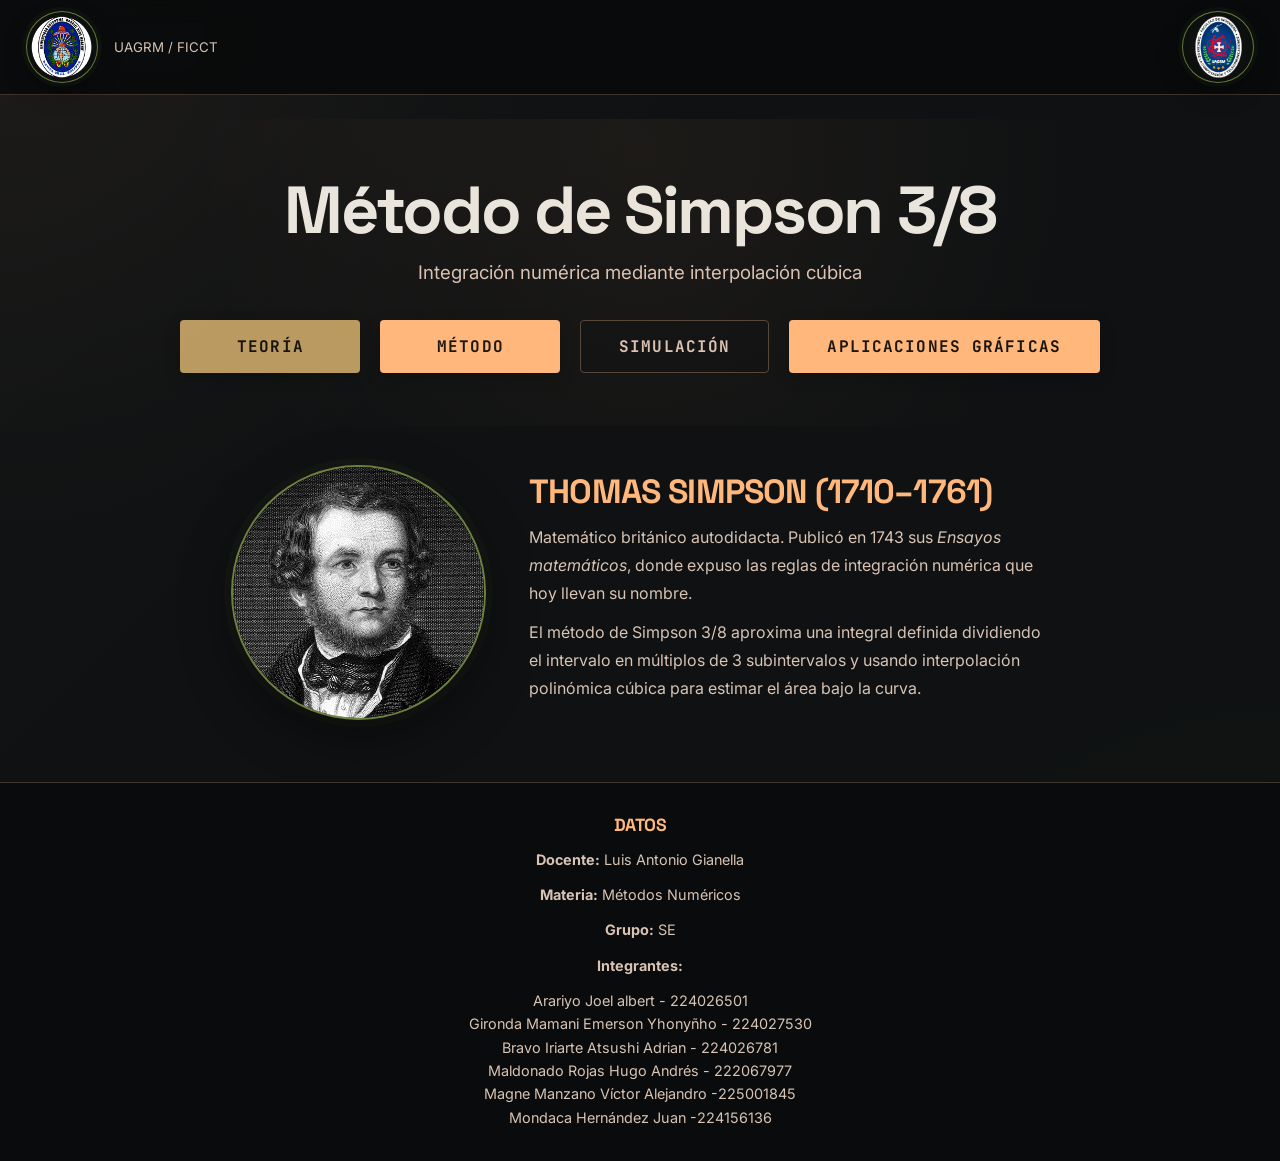
<file: index.html>
<!DOCTYPE html>
<html lang="es">
<head>
  <meta charset="UTF-8">
  <meta name="viewport" content="width=device-width, initial-scale=1.0">
  <title>Método de Simpson 3/8 — Métodos Numéricos</title>
  <link rel="stylesheet" href="css/variables.css">
  <link rel="stylesheet" href="css/base.css">
  <link rel="stylesheet" href="css/layout.css">
  <link rel="stylesheet" href="css/componentes.css">
  <link rel="stylesheet" href="css/paginas.css">
</head>
<body>

  <header class="app-header">
    <div class="header-left">
      <div class="logo-ovalado ">
         <img src="assets/img/logos/logo-uagrm.png" alt="Logo UAGRM">
      </div>
      <div>
        <small style="color:var(--text-muted);">UAGRM / FICCT</small>
      </div>
    </div>
    <div class="header-right">
     <div class="logo-ovalado ">
      <img src="assets/img/logos/logo-ficct.png" alt="Logo FICCT">
     </div>
    </div>
  </header>

  <main class="app-main">
    <section class="portada-hero">
      <h1 class="portada-titulo">Método de Simpson 3/8</h1>
      <p class="portada-subtitulo">Integración numérica mediante interpolación cúbica</p>
      <div class="portada-botones">
        <button class="btn btn-accent btn-lg" onclick="navigateTo('html/teoria.html')">TEORÍA</button>
        <button class="btn btn-primary btn-lg" onclick="navigateTo('html/menu-metodo.html')">MÉTODO</button>
        <button class="btn btn-outline btn-lg" onclick="navigateTo('html/simulador.html')">SIMULACIÓN</button>
        <button class="btn btn-primary btn-lg" onclick="navigateTo('html/aplicaciones-graficas.html')">APLICACIONES GRÁFICAS</button>
      </div>
    </section>

    <section class="portada-autor">
      <div class="autor-ovalado">
        <img src="assets/img/autores/thomas-simpson.png" alt="Thomas Simpson">
      </div>
      <div class="portada-autor-info">
        <h2>THOMAS SIMPSON (1710–1761)</h2>
        <p>Matemático británico autodidacta. Publicó en 1743 sus <em>Ensayos matemáticos</em>, donde expuso las reglas de integración numérica que hoy llevan su nombre.</p>
        <p>El método de Simpson 3/8 aproxima una integral definida dividiendo el intervalo en múltiplos de 3 subintervalos y usando interpolación polinómica cúbica para estimar el área bajo la curva.</p>
      </div>
    </section>
  </main>

  <footer class="app-footer footer-full">
    <h3>DATOS </h3>
    <p><strong>Docente:</strong> Luis Antonio Gianella</p>
    <p><strong>Materia:</strong> Métodos Numéricos</p>
    <p><strong>Grupo:</strong> SE</p>
    <p><strong>Integrantes:</strong></p>
    <ul>
      <li>Arariyo Joel albert - 224026501</li>
      <li>Gironda Mamani Emerson Yhonyñho - 224027530</li>
      <li>Bravo Iriarte Atsushi Adrian - 224026781</li>
      <li>Maldonado Rojas Hugo Andrés - 222067977</li>
      <li>Magne Manzano Víctor Alejandro -225001845</li>
      <li>Mondaca Hernández Juan -224156136</li>
    </ul>
  </footer>

  <script src="js/main.js"></script>
</body>
</html>
</file>
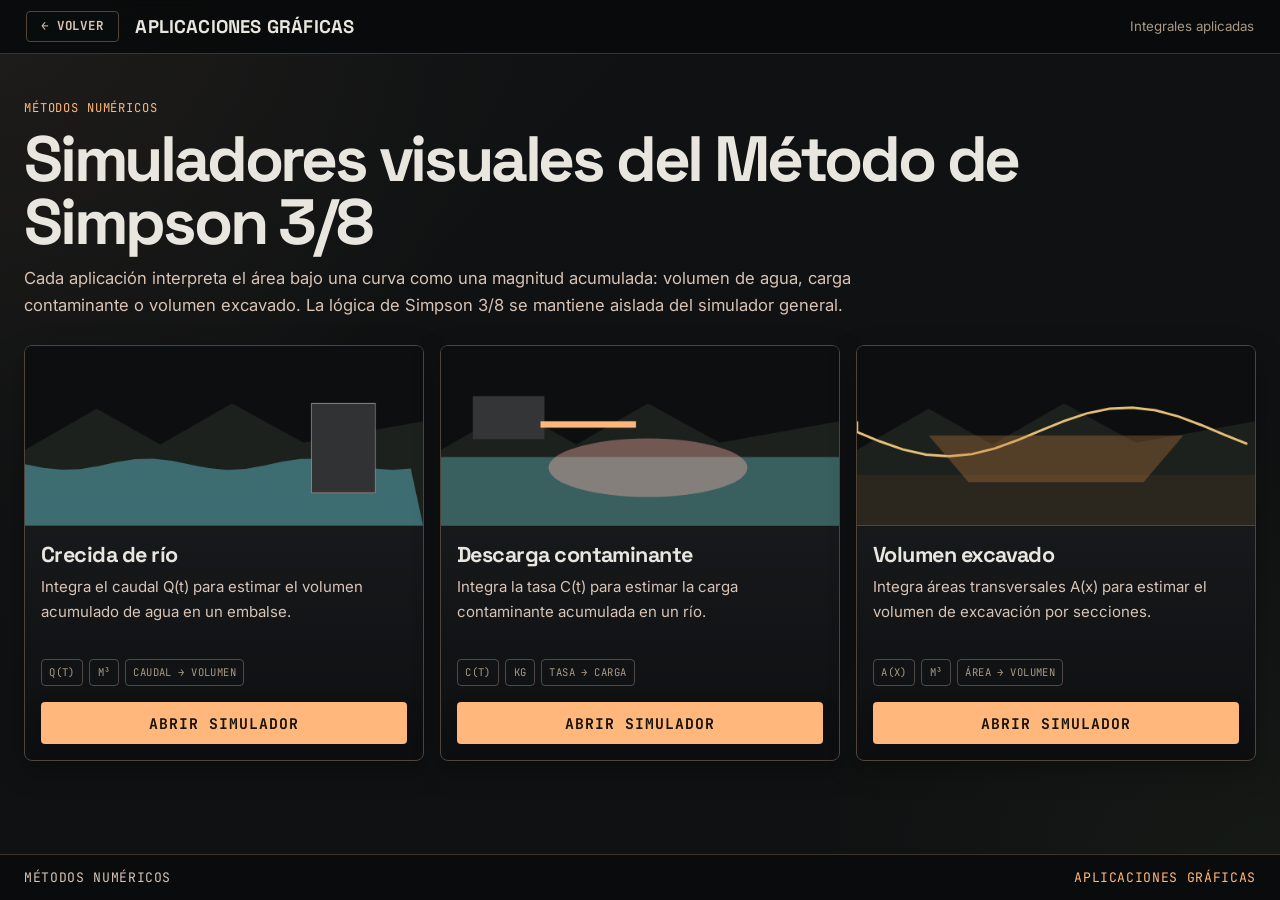
<file: html/aplicaciones-graficas.html>
<!DOCTYPE html>
<html lang="es">
<head>
  <meta charset="UTF-8">
  <meta name="viewport" content="width=device-width, initial-scale=1.0">
  <title>Aplicaciones gráficas </title>
  <link rel="stylesheet" href="../css/variables.css">
  <link rel="stylesheet" href="../css/base.css">
  <link rel="stylesheet" href="../css/layout.css">
  <link rel="stylesheet" href="../css/componentes.css">
  <link rel="stylesheet" href="../css/paginas.css">
  <link rel="stylesheet" href="../css/aplicaciones-graficas.css">
</head>
<body>
  <header class="app-header">
    <div class="header-left">
      <button class="btn btn-sm btn-outline" onclick="navigateTo('menu-metodo.html')">← VOLVER</button>
      <h3 style="color:var(--text-light);">APLICACIONES GRÁFICAS</h3>
    </div>
    <div class="header-right"><small> Integrales aplicadas</small></div>
  </header>

  <main class="app-main app-gallery-shell">
    <section class="app-gallery-hero">
      <div class="app-gallery-eyebrow">Métodos Numéricos </div>
      <h1 class="app-gallery-title">Simuladores visuales del Método de Simpson 3/8</h1>
      <p class="app-gallery-desc">
        Cada aplicación interpreta el área bajo una curva como una magnitud acumulada: volumen de agua, carga contaminante o volumen excavado. La lógica de Simpson 3/8 se mantiene aislada del simulador general.
      </p>
    </section>

    <section class="app-gallery-grid">
      <article class="app-card">
        <canvas id="previewRiver" width="520" height="220"></canvas>
        <div class="app-card-body">
          <h2>Crecida de río</h2>
          <p>Integra el caudal Q(t) para estimar el volumen acumulado de agua en un embalse.</p>
          <div class="app-card-tags"><span>Q(t)</span><span>m³</span><span>Caudal → Volumen</span></div>
          <button class="btn btn-primary btn-block" onclick="navigateTo('aplicacion-crecida-rio.html')">ABRIR SIMULADOR</button>
        </div>
      </article>

      <article class="app-card pollution-accent">
        <canvas id="previewPollution" width="520" height="220"></canvas>
        <div class="app-card-body">
          <h2>Descarga contaminante</h2>
          <p>Integra la tasa C(t) para estimar la carga contaminante acumulada en un río.</p>
          <div class="app-card-tags"><span>C(t)</span><span>kg</span><span>Tasa → Carga</span></div>
          <button class="btn btn-primary btn-block" onclick="navigateTo('aplicacion-contaminacion-rio.html')">ABRIR SIMULADOR</button>
        </div>
      </article>

      <article class="app-card excavation-accent">
        <canvas id="previewExcavation" width="520" height="220"></canvas>
        <div class="app-card-body">
          <h2>Volumen excavado</h2>
          <p>Integra áreas transversales A(x) para estimar el volumen de excavación por secciones.</p>
          <div class="app-card-tags"><span>A(x)</span><span>m³</span><span>Área → Volumen</span></div>
          <button class="btn btn-primary btn-block" onclick="navigateTo('aplicacion-volumen-excavado.html')">ABRIR SIMULADOR</button>
        </div>
      </article>
    </section>
  </main>

  <footer class="app-footer footer-mini">
    <span>MÉTODOS NUMÉRICOS</span>
    <span>APLICACIONES GRÁFICAS </span>
  </footer>
  <script src="../js/main.js"></script>
  <script>
    function previewBase(id, kind){
      var c=document.getElementById(id),ctx=c.getContext('2d'),w=c.width,h=c.height;
      ctx.fillStyle='#0c0e10';ctx.fillRect(0,0,w,h);
      ctx.fillStyle='#1c211d';ctx.beginPath();ctx.moveTo(0,h*.58);ctx.lineTo(w*.18,h*.35);ctx.lineTo(w*.34,h*.55);ctx.lineTo(w*.52,h*.32);ctx.lineTo(w*.7,h*.54);ctx.lineTo(w,h*.42);ctx.lineTo(w,h);ctx.lineTo(0,h);ctx.fill();
      if(kind==='river'){
        ctx.fillStyle='rgba(68,122,128,.85)';ctx.beginPath();ctx.moveTo(0,h*.68);for(var x=0;x<=w;x+=24)ctx.lineTo(x,h*.66+7*Math.sin(x/34));ctx.lineTo(w,h);ctx.lineTo(0,h);ctx.fill();
        ctx.fillStyle='#303234';ctx.fillRect(w*.72,h*.32,w*.16,h*.5);ctx.strokeStyle='#a08d80';ctx.strokeRect(w*.72,h*.32,w*.16,h*.5);
      } else if(kind==='pollution'){
        ctx.fillStyle='rgba(61,103,102,.9)';ctx.fillRect(0,h*.62,w,h*.38);ctx.fillStyle='rgba(255,180,171,.38)';ctx.beginPath();ctx.ellipse(w*.52,h*.68,130,36,0,0,Math.PI*2);ctx.fill();ctx.fillStyle='#333537';ctx.fillRect(w*.08,h*.28,w*.18,h*.24);ctx.fillStyle='#ffb77b';ctx.fillRect(w*.25,h*.42,w*.24,8);
      } else {
        ctx.fillStyle='#2b271f';ctx.fillRect(0,h*.72,w,h*.28);ctx.strokeStyle='#e9c176';ctx.lineWidth=3;ctx.beginPath();ctx.moveTo(0,h*.42);for(var i=0;i<=w;i+=30)ctx.lineTo(i,h*.48+30*Math.sin(i/75));ctx.stroke();ctx.fillStyle='rgba(200,128,63,.32)';ctx.beginPath();ctx.moveTo(w*.18,h*.5);ctx.lineTo(w*.82,h*.5);ctx.lineTo(w*.72,h*.76);ctx.lineTo(w*.28,h*.76);ctx.closePath();ctx.fill();
      }
    }
    previewBase('previewRiver','river'); previewBase('previewPollution','pollution'); previewBase('previewExcavation','excavation');
  </script>
</body>
</html>
</file>
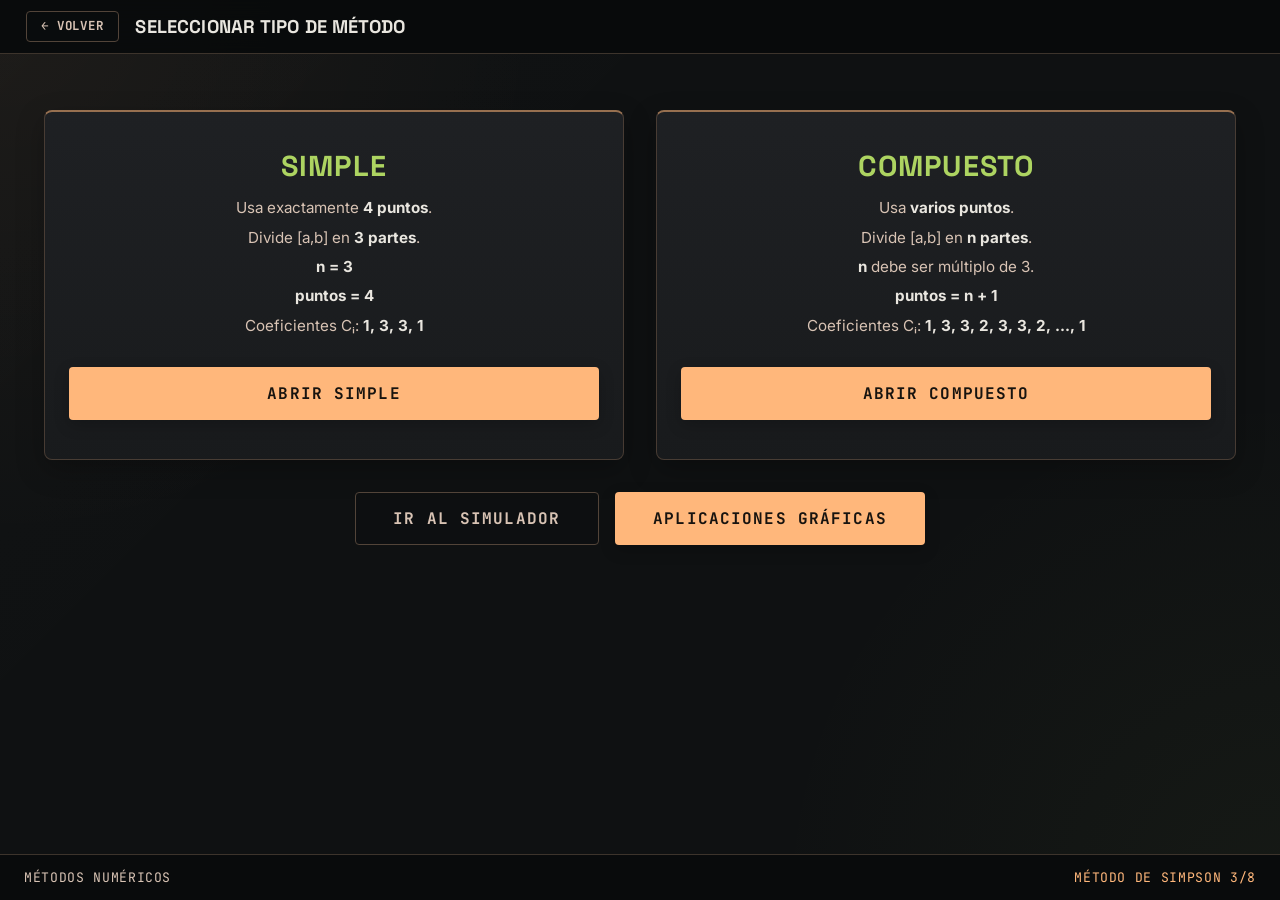
<file: html/menu-metodo.html>
<!DOCTYPE html>
<html lang="es">
<head>
  <meta charset="UTF-8">
  <meta name="viewport" content="width=device-width, initial-scale=1.0">
  <title>Seleccionar Método </title>
  <link rel="stylesheet" href="../css/variables.css">
  <link rel="stylesheet" href="../css/base.css">
  <link rel="stylesheet" href="../css/layout.css">
  <link rel="stylesheet" href="../css/componentes.css">
  <link rel="stylesheet" href="../css/paginas.css">
</head>
<body>

  <header class="app-header">
    <div class="header-left">
      <button class="btn btn-sm btn-outline" onclick="navigateTo('../index.html')">← VOLVER</button>
      <h3 style="color:var(--text-light);">SELECCIONAR TIPO DE MÉTODO</h3>
    </div>
  </header>

  <main class="app-main">
    <div class="menu-metodo-grid">
      <div class="card metodo-card">
        <h2>SIMPLE</h2>
        <p>Usa exactamente <strong>4 puntos</strong>.</p>
        <p>Divide [a,b] en <strong>3 partes</strong>.</p>
        <p><strong>n = 3</strong></p>
        <p><strong>puntos = 4</strong></p>
        <p>Coeficientes Cᵢ: <strong>1, 3, 3, 1</strong></p>
        <button class="btn btn-primary btn-lg btn-block" onclick="navigateTo('simpson-simple.html')">ABRIR SIMPLE</button>
      </div>
      <div class="card metodo-card">
        <h2>COMPUESTO</h2>
        <p>Usa <strong>varios puntos</strong>.</p>
        <p>Divide [a,b] en <strong>n partes</strong>.</p>
        <p><strong>n</strong> debe ser múltiplo de 3.</p>
        <p><strong>puntos = n + 1</strong></p>
        <p>Coeficientes Cᵢ: <strong>1, 3, 3, 2, 3, 3, 2, ..., 1</strong></p>
        <button class="btn btn-primary btn-lg btn-block" onclick="navigateTo('simpson-compuesto.html')">ABRIR COMPUESTO</button>
      </div>
    </div>

    <div class="menu-simulador-link">
      <button class="btn btn-outline btn-lg" onclick="navigateTo('simulador.html')">IR AL SIMULADOR</button>
      <button class="btn btn-primary btn-lg" onclick="navigateTo('aplicaciones-graficas.html')">APLICACIONES GRÁFICAS</button>
    </div>
  </main>

  <footer class="app-footer footer-mini">
    <span>MÉTODOS NUMÉRICOS</span>
    <span>MÉTODO DE SIMPSON 3/8</span>
  </footer>

  <script src="../js/main.js"></script>
</body>
</html>
</file>
<file: css/variables.css>
@import url('https://fonts.googleapis.com/css2?family=Inter:wght@400;500;600;700;800;900&family=JetBrains+Mono:wght@400;500;600;700&family=Space+Grotesk:wght@500;600;700&display=swap');

:root {
  --bg-main: #0f1112;
  --bg-secondary: #090b0c;
  --surface: #191b1d;
  --surface-soft: #1f2124;
  --surface-high: #282b2e;
  --surface-highest: #32363a;
  --text-light: #e9e6df;
  --text-dark: #161616;
  --text-muted: #d8c3b4;
  --text-soft: #a89984;
  --primary: #ffb77b;
  --primary-hover: #d98a4b;
  --primary-dark: #8c4f10;
  --accent: #add461;
  --accent-hover: #c8f17a;
  --math-gold: #e9c176;
  --math-gold-strong: #af8b47;
  --border-soft: #524439;
  --border-strong: #a08d80;
  --danger: #ffb4ab;
  --danger-strong: #93000a;
  --warning: #e9c176;
  --success: #add461;
  --shadow-soft: 0 16px 40px rgba(0, 0, 0, 0.34);
  --shadow-card: 0 10px 28px rgba(0, 0, 0, 0.26);
  --shadow-sm: 0 5px 16px rgba(0, 0, 0, 0.2);
  --radius-lg: 0.75rem;
  --radius-md: 0.5rem;
  --radius-sm: 0.25rem;
  --font-title: "Space Grotesk", "Inter", system-ui, -apple-system, BlinkMacSystemFont, "Segoe UI", sans-serif;
  --font-body: "Inter", system-ui, -apple-system, BlinkMacSystemFont, "Segoe UI", sans-serif;
  --font-mono: "JetBrains Mono", "Consolas", "Courier New", monospace;
  --transition: 0.22s ease;
}
</file>
<file: css/base.css>
*, *::before, *::after { box-sizing: border-box; margin: 0; padding: 0; }
html { font-size: 16px; scroll-behavior: smooth; min-height: 100%; }
body {
  font-family: var(--font-body);
  display: flex;
  flex-direction: column;
  min-height: 100dvh;
  background:
    radial-gradient(circle at top left, rgba(255,183,123,0.055), transparent 34rem),
    radial-gradient(circle at bottom right, rgba(173,212,97,0.045), transparent 32rem),
    linear-gradient(135deg, rgba(255,255,255,0.012), transparent 38%),
    var(--bg-main);
  color: var(--text-light);
  line-height: 1.62;
}
h1, h2, h3, h4 {
  font-family: var(--font-title);
  color: var(--text-light);
  line-height: 1.18;
  font-weight: 700;
  letter-spacing: -0.025em;
}
h1 { font-size: 2.4rem; }
h2 { font-size: 1.8rem; }
h3 { font-size: 1.4rem; }
h4 { font-size: 1.15rem; }
a { color: var(--accent); text-decoration: none; transition: color var(--transition); }
a:hover { color: var(--primary-hover); text-decoration: underline; }
p { color: var(--text-muted); margin-bottom: 0.75rem; }
ul, ol { color: var(--text-muted); }
code, pre, math-field, input, select { font-family: var(--font-mono); }
small { color: var(--text-soft); }
hr { border: none; border-top: 1px solid var(--border-soft); margin: 1rem 0; opacity: 0.5; }
img { max-width: 100%; height: auto; }
::selection { background: rgba(255, 183, 123, 0.32); color: var(--text-light); }
.katex { color: var(--math-gold); }
</file>
<file: css/layout.css>
.app-header {
  background: rgba(9,11,12,0.96);
  backdrop-filter: blur(12px);
  padding: 0.7rem 1.6rem;
  display: flex;
  align-items: center;
  justify-content: space-between;
  border-bottom: 1px solid rgba(82,68,57,.72);
  box-shadow: none;
  position: sticky;
  top: 0;
  z-index: 100;
}
.header-left, .header-right { display: flex; align-items: center; gap: 1rem; }
.header-left h3, .header-right h3 { font-size: 1.15rem; letter-spacing: .01em; }
.app-main { width:100%; max-width: 1240px; margin: 0 auto; padding: 1.5rem; min-height: 70vh; flex: 1 0 auto; }
.app-footer { background: rgba(9,11,12,.96); padding: 1rem 1.5rem; text-align: center; border-top: 1px solid rgba(82,68,57,.72); font-size: 0.9rem; color: var(--text-soft); flex-shrink: 0; }
.footer-full { padding: 2rem 1.5rem; text-align:center; }
.footer-full h3 { color: var(--primary); margin-bottom:.75rem; font-size:1.1rem; }
.footer-full p, .footer-full li { color: var(--text-muted); }
.footer-full ul { list-style:none; padding:0; margin:.5rem 0 0; }
.footer-mini { display:flex; justify-content:space-between; padding:.75rem 1.5rem; font-size:.82rem; letter-spacing:.05em; font-family:var(--font-mono); text-transform:uppercase; }
.footer-mini span { color: var(--text-muted); }
.footer-mini span:last-child { color: var(--primary); }
.container { width:100%; max-width:1100px; margin:0 auto; }
.grid-2 { display:grid; grid-template-columns:1fr 1fr; gap:1.5rem; }
.grid-3 { display:grid; grid-template-columns:repeat(3, 1fr); gap:1.5rem; }
.flex-center { display:flex; align-items:center; justify-content:center; }
.flex-between { display:flex; align-items:center; justify-content:space-between; }
.flex-col { display:flex; flex-direction:column; }
.gap-1 { gap:.5rem; } .gap-2{gap:1rem;} .gap-3{gap:1.5rem;}
.mt-1{margin-top:.5rem;} .mt-2{margin-top:1rem;} .mt-3{margin-top:1.5rem;}
.mb-1{margin-bottom:.5rem;} .mb-2{margin-bottom:1rem;} .mb-3{margin-bottom:1.5rem;}
.text-center{text-align:center;} .text-right{text-align:right;}
.logo-ovalado {
  width: 72px;
  height: 72px;
  border-radius: 50%;
  display: grid;
  place-items: center;
  border: 1px solid rgba(173,212,97,.55);
  background: radial-gradient(circle, rgba(173,212,97,.08), rgba(12,14,16,.02));
  box-shadow: 0 0 0 4px rgba(173,212,97,.035), 0 10px 24px rgba(0,0,0,.25);
  overflow: hidden;
}
.logo-ovalado img { width: 88%; height: 88%; object-fit: contain; filter: saturate(1.02) contrast(1.04); }
.autor-ovalado {
  width: 255px;
  height: 255px;
  border-radius: 50%;
  overflow: hidden;
  border: 2px solid rgba(173,212,97,.6);
  background: #090b0c;
  box-shadow: 0 18px 52px rgba(0,0,0,.38), 0 0 0 7px rgba(173,212,97,.03);
}
.autor-ovalado img { width:100%; height:100%; object-fit:cover; filter: grayscale(1) contrast(1.08); }
@media (max-width: 768px) {
  .grid-2, .grid-3 { grid-template-columns:1fr; }
  .app-main { padding: 1rem; }
  .footer-mini { gap:.7rem; flex-direction:column; }
  .logo-ovalado { width: 56px; height: 56px; }
}
</file>
<file: css/componentes.css>
.btn {
  display: inline-flex;
  align-items: center;
  justify-content: center;
  gap: 0.5rem;
  padding: 0.7rem 1.45rem;
  border: 1px solid transparent;
  border-radius: var(--radius-sm);
  font-family: var(--font-mono);
  font-size: .92rem;
  font-weight: 700;
  cursor: pointer;
  transition: all var(--transition);
  text-transform: uppercase;
  letter-spacing: 0.07em;
  text-decoration: none;
  line-height: 1.2;
}
.btn:hover { text-decoration: none; transform: translateY(-1px); }
.btn:active { transform: translateY(0); }
.btn-primary { background: var(--primary); color: #17130f; box-shadow: var(--shadow-sm); }
.btn-primary:hover { background: var(--primary-hover); color: #090b0c; box-shadow: var(--shadow-soft); }
.btn-accent { background: rgba(233,193,118,.78); color: #17130f; box-shadow: var(--shadow-sm); }
.btn-accent:hover { background: var(--math-gold); color: #090b0c; box-shadow: var(--shadow-soft); }
.btn-outline { background: rgba(12,14,16,.45); color: var(--text-muted); border-color: var(--border-soft); }
.btn-outline:hover { background: rgba(255,183,123,.12); color: var(--primary); border-color: var(--primary); }
.btn-danger { background: #9e1023; color: #fff; }
.btn-danger:hover { background: #bf1830; color: #fff; }
.btn-success { background: var(--success); color: #121416; }
.btn-success:hover { background: var(--accent-hover); color: #121416; }
.btn-lg { padding: 1rem 2.35rem; font-size: 1rem; }
.btn-sm { padding: 0.42rem 0.9rem; font-size: 0.78rem; }
.btn-block { width: 100%; }

.card {
  background: linear-gradient(180deg, rgba(31,33,36,.98), rgba(25,27,29,.98));
  color: var(--text-light);
  border-radius: var(--radius-md);
  padding: 1.5rem;
  box-shadow: var(--shadow-card);
  border: 1px solid rgba(82,68,57,.82);
}
.card-dark { background: var(--bg-secondary); color: var(--text-light); border: 1px solid var(--border-soft); }
.card h2, .card h3, .card h4, .card-dark h2, .card-dark h3, .card-dark h4 { color: var(--text-light); }
.card p, .card li, .card-dark p { color: var(--text-muted); }
.card strong { color: var(--text-light); }

.input-group { display: flex; flex-direction: column; gap: 0.35rem; margin-bottom: 1rem; }
.input-group label { font-family: var(--font-mono); font-weight: 700; font-size: 0.82rem; color: var(--text-muted); letter-spacing: .02em; }
.input-group input, .input-group select {
  padding: 0.74rem 0.9rem;
  border: 1px solid var(--border-soft);
  border-radius: var(--radius-sm);
  font-family: var(--font-mono);
  font-size: .96rem;
  background: #090b0c;
  color: var(--text-light);
  transition: border var(--transition), box-shadow var(--transition), background var(--transition);
}
.input-group input:focus, .input-group select:focus {
  outline: none;
  border-color: var(--primary);
  box-shadow: 0 0 0 3px rgba(255, 183, 123, 0.14);
  background: #0c0e10;
}
.input-group input:invalid { border-color: var(--danger); }
.input-row { display: grid; grid-template-columns: 1fr 1fr; gap: 1rem; }

.math-input-container { background: #090b0c; border: 1px solid var(--border-soft); border-radius: var(--radius-sm); padding: 0.35rem; transition: border var(--transition); }
.math-input-container:focus-within { border-color: var(--primary); box-shadow: 0 0 0 3px rgba(255,183,123,0.12); }
.math-input-container math-field { width: 100%; font-size: 1.15rem; --ml-background: transparent; --ml-text-color: var(--text-light); --ml-accent-color: var(--primary); }
.math-keyboard { display: flex; flex-wrap: wrap; gap: 0.34rem; padding: 0.55rem 0 0; }
.math-keyboard .btn { padding: 0.34rem 0.68rem; font-size: 0.76rem; min-width: 2.2rem; }
.math-keyboard .btn-accent { font-family: var(--font-mono); }

.table-container { overflow-x: auto; border-radius: var(--radius-sm); box-shadow: var(--shadow-sm); border: 1px solid rgba(82,68,57,.75); }
table { width: 100%; border-collapse: collapse; font-size: 0.92rem; background: #151719; }
table th, table td { padding: 0.7rem 0.9rem; text-align: center; border: 1px solid rgba(82,68,57,.72); }
table th { background: var(--primary); color: #15110e; font-weight: 800; font-family: var(--font-mono); letter-spacing: 0.03em; white-space: nowrap; }
table td { color: var(--text-muted); font-family: var(--font-mono); font-size: 0.88rem; background: #1b1d1f; }
table tr:nth-child(even) td { background: #202225; }
table tr:hover td { background: rgba(255,183,123,.12); color: var(--text-light); }
.badge { display:inline-block; padding:.25rem .7rem; border-radius:999px; font-size:.8rem; font-weight:700; letter-spacing:.02em; }
.badge-success { background: rgba(173,212,97,.18); color: var(--accent); border:1px solid rgba(173,212,97,.35); }
.badge-warning { background: rgba(233,193,118,.18); color: var(--warning); border:1px solid rgba(233,193,118,.35); }
.badge-error { background: rgba(255,180,171,.16); color: var(--danger); border:1px solid rgba(255,180,171,.35); }
.alert { padding:.9rem 1rem; border-radius: var(--radius-sm); border:1px solid var(--border-soft); font-family: var(--font-mono); font-weight:700; }
.alert-success { color: var(--accent); background: rgba(173,212,97,.10); border-color: rgba(173,212,97,.35); }
.alert-warning { color: var(--warning); background: rgba(233,193,118,.10); border-color: rgba(233,193,118,.35); }
.alert-error { color: var(--danger); background: rgba(255,180,171,.10); border-color: rgba(255,180,171,.35); }
.result-value { color: var(--primary); font-family: var(--font-mono); font-weight:800; font-size:1.25em; }
.note { color: var(--text-soft) !important; font-style: italic; }
.hidden { display:none !important; }
.stage-section { border-left: 3px solid var(--accent); padding-left: 1rem; margin: 1.25rem 0; }
.stage-section h4 { color: var(--accent); margin-bottom: .45rem; }
.plotly-container { border: 1px solid var(--border-soft); border-radius: var(--radius-md); overflow: hidden; background: #1e2022; min-height: 440px; }
</file>
<file: css/paginas.css>
/* INDEX / PORTADA */
.portada-hero { text-align: center; padding: 3.2rem 0 1.6rem; position: relative; }
.portada-hero::before {
  content:""; position:absolute; inset:0; pointer-events:none;
  background: radial-gradient(circle at 50% 10%, rgba(255,183,123,.06), transparent 28rem);
}
.portada-titulo {
  font-family: var(--font-title);
  font-size: clamp(2.4rem, 5.2vw, 4.6rem);
  color: var(--text-light);
  margin-bottom: .55rem;
  letter-spacing: -0.035em;
  text-shadow: none;
}
.portada-subtitulo { font-size: 1.17rem; color: var(--text-muted); margin-bottom: 2rem; }
.portada-botones { display:flex; gap:1.25rem; justify-content:center; flex-wrap:wrap; margin:1.7rem 0; }
.portada-botones .btn { min-width: 180px; }
.portada-autor { display:flex; gap:2.7rem; align-items:center; justify-content:center; flex-wrap:wrap; margin:2.4rem 0; }
.portada-autor-info { max-width: 520px; }
.portada-autor-info h2 { color: var(--primary); margin-bottom:.75rem; font-size: clamp(1.5rem, 3vw, 2.1rem); }
.portada-autor-info p { color: var(--text-muted); line-height:1.75; margin-bottom:.65rem; }

/* TEORIA */
.teoria-section { margin-bottom: 1.5rem; }
.teoria-section .card { height: 100%; }
.teoria-comparativa { display:grid; grid-template-columns:1fr 1fr; gap:1.5rem; margin:1.5rem 0; }
.teoria-error-section { margin:1.5rem 0; }
.teoria-error-section h4 { color: var(--text-light); margin-bottom:.45rem; }
.teoria-error-section .katex-display { margin:.65rem 0; }
.teoria-cta { text-align:center; margin:2rem 0; }

/* MENU METODO */
.menu-metodo-grid { display:grid; grid-template-columns:1fr 1fr; gap:2rem; margin:2rem 0; }
.metodo-card { text-align:center; padding:2.4rem 1.5rem; cursor:default; transition:transform var(--transition), box-shadow var(--transition), border-color var(--transition); border-top:2px solid rgba(255,183,123,.55); }
.metodo-card:hover { transform:translateY(-3px); box-shadow:0 16px 40px rgba(0,0,0,.3); border-color:rgba(255,183,123,.85); }
.metodo-card h2 { color: var(--accent); margin-bottom:.75rem; letter-spacing:.04em; }
.metodo-card p { color: var(--text-muted); margin-bottom:.3rem; font-size:.95rem; }
.metodo-card .btn { margin-top:1.5rem; }
.menu-simulador-link { display:flex; justify-content:center; gap:1rem; flex-wrap:wrap; margin:1.5rem 0; }

/* CALCULADORAS */
.calculator-grid { display:grid; gap:1.5rem; }
.calculator-grid .card { overflow:hidden; }
.calculator-inputs { display:grid; gap:.75rem; }
.calculator-botones { display:flex; gap:1rem; flex-wrap:wrap; margin-top:.5rem; }
.desarrollo-section { margin-top:1rem; }
.desarrollo-section .stage-section p { font-family:var(--font-mono); font-size:.92rem; color:var(--text-muted); }

/* SIMULADOR */
.simulador-controls { border-top: 2px solid rgba(255,183,123,.35); }
.simulador-controls .input-row { grid-template-columns: 1fr 1fr 1fr; }
.simulador-graph-area { margin:1.5rem 0; }
.simulador-info-grid { display:grid; grid-template-columns:1fr 1fr; gap:1.5rem; margin:1.5rem 0; }
#sim-info:empty::before { content:"Configure la función y pulse Graficar."; color:var(--text-soft); font-style:italic; }
#sim-bloques .note { color: var(--text-soft) !important; }
.plotly-container { min-height: 440px; }

@media (max-width: 768px) {
  .portada-titulo { font-size:2.25rem; }
  .portada-autor { flex-direction:column; text-align:center; }
  .teoria-comparativa, .menu-metodo-grid { grid-template-columns:1fr; }
  .simulador-controls .input-row { grid-template-columns:1fr; }
  .simulador-info-grid { grid-template-columns:1fr; }
  .table-container { font-size:.8rem; }
  table th, table td { padding:.45rem .5rem; font-size:.78rem; }
  .portada-botones { gap:.75rem; }
  .portada-botones .btn { width:100%; }
}
</file>
<file: css/aplicaciones-graficas.css>
/* ============================================================
   APLICACIONES GRÁFICAS — SIMPSON 3/8
   Extiende el sistema Obsidian Numerical Lab sin tocar simulador.
   ============================================================ */

.app-gallery-shell { max-width: 1440px; }
.app-gallery-hero { margin: 1.3rem 0 1.6rem; }
.app-gallery-eyebrow {
  color: var(--primary);
  font-family: var(--font-mono);
  font-size: .76rem;
  letter-spacing: .07em;
  text-transform: uppercase;
  margin-bottom: .6rem;
}
.app-gallery-title {
  font-family: var(--font-title);
  font-size: clamp(2.35rem, 5vw, 4.5rem);
  letter-spacing: -0.05em;
  line-height: .98;
  margin-bottom: .75rem;
}
.app-gallery-desc { max-width: 860px; font-size: 1.04rem; color: var(--text-muted); }
.app-gallery-grid {
  display: grid;
  grid-template-columns: repeat(3, minmax(0, 1fr));
  gap: 1rem;
  margin-top: 1.5rem;
}
.app-card {
  position: relative;
  min-height: 360px;
  overflow: hidden;
  border: 1px solid var(--border-soft);
  border-radius: var(--radius-md);
  background: linear-gradient(180deg, rgba(31,33,36,.95), rgba(12,14,16,.96));
  box-shadow: var(--shadow-card);
}
.app-card canvas {
  width: 100%; height: 180px; display: block; background: #0c0e10;
  border-bottom: 1px solid var(--border-soft);
}
.app-card-body { padding: 1rem; }
.app-card h2 { color: var(--text-light); font-size: 1.35rem; margin-bottom: .5rem; }
.app-card p { font-size: .94rem; color: var(--text-muted); min-height: 4.5rem; }
.app-card-tags { display: flex; flex-wrap: wrap; gap: .4rem; margin: .75rem 0 1rem; }
.app-card-tags span {
  font-family: var(--font-mono); font-size: .66rem; letter-spacing: .04em; text-transform: uppercase;
  border: 1px solid rgba(160,141,128,.45); color: var(--text-soft); padding: .25rem .45rem; border-radius: var(--radius-sm);
}

.viz-shell { max-width: 1440px; }
.viz-title-block { margin: 1.2rem 0 1.5rem; }
.viz-eyebrow {
  display: inline-flex; gap: .5rem; align-items: center;
  color: var(--primary); font-family: var(--font-mono); font-size: .78rem;
  letter-spacing: .06em; text-transform: uppercase; margin-bottom: .6rem;
}
.viz-title {
  font-family: var(--font-title);
  font-size: clamp(2.2rem, 5vw, 4.4rem);
  color: var(--text-light); line-height: .98; margin-bottom: .8rem;
  letter-spacing: -0.05em;
}
.viz-description { color: var(--text-muted); max-width: 830px; font-size: 1.08rem; }
.viz-layout {
  display: grid; grid-template-columns: minmax(0, 2fr) 420px;
  gap: 1rem; align-items: start;
}
.viz-bottom {
  display: grid; grid-template-columns: minmax(0, 1.8fr) minmax(280px, .8fr);
  gap: 1rem; margin-top: 1rem;
}
.viz-panel {
  background: var(--surface); border: 1px solid var(--border-soft);
  border-radius: var(--radius-md); box-shadow: var(--shadow-card); overflow: hidden;
}
.viz-panel-header {
  display: flex; justify-content: space-between; align-items: center; gap: .75rem;
  padding: .75rem 1rem; border-bottom: 1px solid var(--border-soft);
  font-family: var(--font-mono); color: var(--text-muted); font-size: .78rem;
  text-transform: uppercase; letter-spacing: .06em;
}
.viz-status { display: inline-flex; align-items: center; gap: .45rem; color: var(--accent); }
.viz-status::before {
  content: ""; width: .55rem; height: .55rem; border-radius: 999px; background: currentColor; box-shadow: 0 0 14px currentColor;
}
.viz-scene { position: relative; min-height: 540px; background: #0c0e10; }
.viz-scene canvas { width: 100%; height: 540px; display: block; }
.viz-metrics {
  position: absolute; top: 1rem; left: 1rem; display: flex; gap: .75rem; flex-wrap: wrap; z-index: 2;
}
.viz-progress {
  position: absolute; left: 1rem; right: 1rem; bottom: 1rem; height: .5rem;
  border: 1px solid var(--border-soft); background: rgba(12,14,16,.75);
  border-radius: 999px; overflow: hidden; z-index: 2;
}
.viz-progress > div { height: 100%; width: 0%; background: linear-gradient(90deg, var(--primary), var(--accent)); transition: width .15s linear; }
.viz-form { padding: 1rem; }
.viz-form-grid { display: grid; grid-template-columns: 1fr 1fr; gap: .85rem; }
.viz-form .input-group { margin-bottom: .85rem; }
.viz-form input, .viz-form select { width: 100%; padding: .78rem .85rem; }
.viz-actions { display: grid; grid-template-columns: 1fr auto; gap: .7rem; margin-top: .8rem; }
.viz-formula {
  margin: 1rem; padding: .9rem; border: 1px solid rgba(82,68,57,.75);
  background: rgba(12,14,16,.52); border-radius: var(--radius-sm);
}
.viz-formula small {
  display: block; color: var(--text-soft); font-family: var(--font-mono);
  letter-spacing: .06em; text-transform: uppercase; margin-bottom: .45rem;
}
.viz-katex, .inline-katex { color: var(--math-gold); overflow-x: auto; }
.viz-chart-wrap { position: relative; padding: 1rem; }
.viz-chart-wrap canvas { width: 100%; height: 360px; display: block; }
.viz-results { padding: 1rem; display: grid; gap: .8rem; }
.viz-dev { margin-top: 1rem; }
.viz-dev.hidden { display: none; }

.pollution-accent .metric-value, .pollution-accent .result-card span { color: var(--danger); }
.excavation-accent .metric-value, .excavation-accent .result-card span { color: var(--math-gold); }
.viz-critical { color: var(--danger) !important; }
.viz-warning { color: var(--warning) !important; }
.viz-ok { color: var(--accent) !important; }

@media (max-width: 1100px) {
  .viz-layout, .viz-bottom, .app-gallery-grid { grid-template-columns: 1fr; }
  .viz-scene, .viz-scene canvas { min-height: 440px; height: 440px; }
}
@media (max-width: 640px) {
  .viz-form-grid, .viz-actions { grid-template-columns: 1fr; }
  .viz-title { font-size: 2.3rem; }
  .app-gallery-title { font-size: 2.35rem; }
}
</file>
